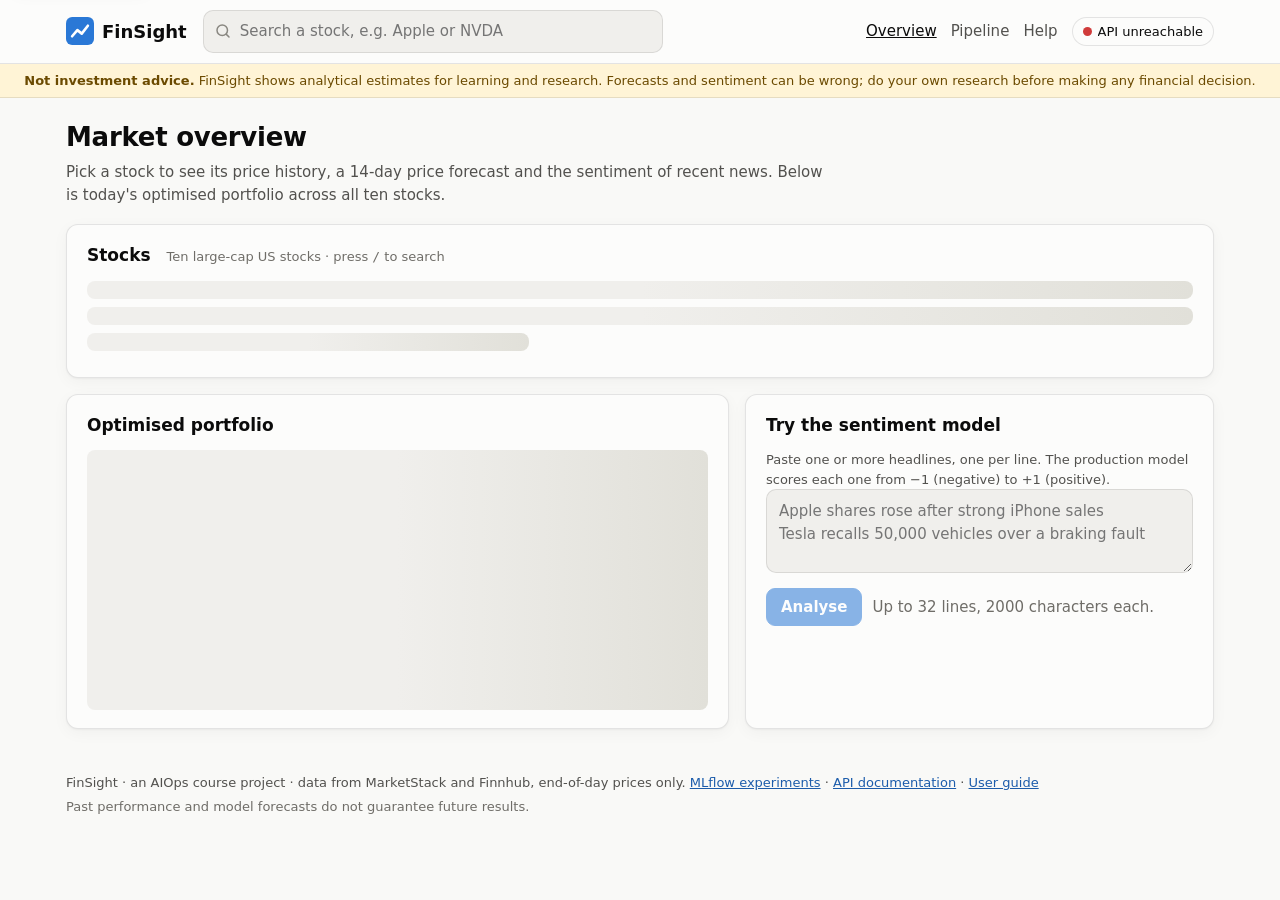
<file: frontend/index.html>
<!doctype html>
<html lang="en">
<head>
  <meta charset="utf-8">
  <meta name="viewport" content="width=device-width, initial-scale=1">
  <meta name="description" content="FinSight: price forecasts, news sentiment and an optimised portfolio for ten large-cap stocks.">
  <title>FinSight</title>
  <link rel="icon" href="data:image/svg+xml,%3Csvg xmlns='http://www.w3.org/2000/svg' viewBox='0 0 32 32'%3E%3Crect width='32' height='32' rx='7' fill='%232a78d6'/%3E%3Cpath d='M7 22l6-7 5 4 7-9' stroke='white' stroke-width='3' fill='none' stroke-linecap='round' stroke-linejoin='round'/%3E%3C/svg%3E">
  <link rel="stylesheet" href="assets/css/app.css">
  <!-- Runtime configuration (backend URL). Generated by nginx in the container. -->
  <script src="config.js"></script>
  <script src="assets/vendor/chart.umd.min.js"></script>
  <script type="module" src="assets/js/app.js"></script>
</head>
<body>
  <a class="skip-link" href="#main">Skip to content</a>

  <header class="topbar">
    <div class="topbar-inner">
      <a class="brand" href="#/" aria-label="FinSight home">
        <svg viewBox="0 0 32 32" aria-hidden="true"><rect width="32" height="32" rx="7"/><path d="M7 22l6-7 5 4 7-9"/></svg>
        <span>FinSight</span>
      </a>

      <div class="search" role="search">
        <label class="visually-hidden" for="search-input">Search for a stock</label>
        <input id="search-input" type="search" autocomplete="off" spellcheck="false"
               placeholder="Search a stock, e.g. Apple or NVDA"
               role="combobox" aria-autocomplete="list" aria-expanded="false"
               aria-controls="search-results" maxlength="40">
        <ul id="search-results" class="search-results" role="listbox" hidden></ul>
      </div>

      <nav class="topnav" aria-label="Main">
        <a href="#/" data-nav="home">Overview</a>
        <a href="#/pipeline" data-nav="pipeline">Pipeline</a>
        <a href="help.html" target="_blank" rel="noopener">Help</a>
        <button id="status-pill" class="status-pill" type="button" aria-haspopup="dialog"
                aria-controls="status-panel" aria-expanded="false" data-state="unknown">
          <span class="dot" aria-hidden="true"></span><span class="label">Checking…</span>
        </button>
      </nav>
    </div>
    <div id="status-panel" class="status-panel" role="dialog" aria-label="System status" hidden></div>
  </header>

  <div class="disclaimer-bar" role="note">
    <strong>Not investment advice.</strong>
    FinSight shows analytical estimates for learning and research. Forecasts and sentiment can be wrong;
    do your own research before making any financial decision.
  </div>

  <main id="main" tabindex="-1">
    <noscript><p class="notice error">FinSight needs JavaScript to show charts. Please enable it and reload.</p></noscript>
    <div id="view" aria-live="polite"></div>
  </main>

  <footer class="footer">
    <p>
      FinSight · an AIOps course project · data from MarketStack and Finnhub, end-of-day prices only.
      <a id="mlflow-link" href="#" target="_blank" rel="noopener">MLflow experiments</a> ·
      <a id="api-docs-link" href="#" target="_blank" rel="noopener">API documentation</a> ·
      <a href="help.html" target="_blank" rel="noopener">User guide</a>
    </p>
    <p class="muted">Past performance and model forecasts do not guarantee future results.</p>
  </footer>
</body>
</html>
</file>
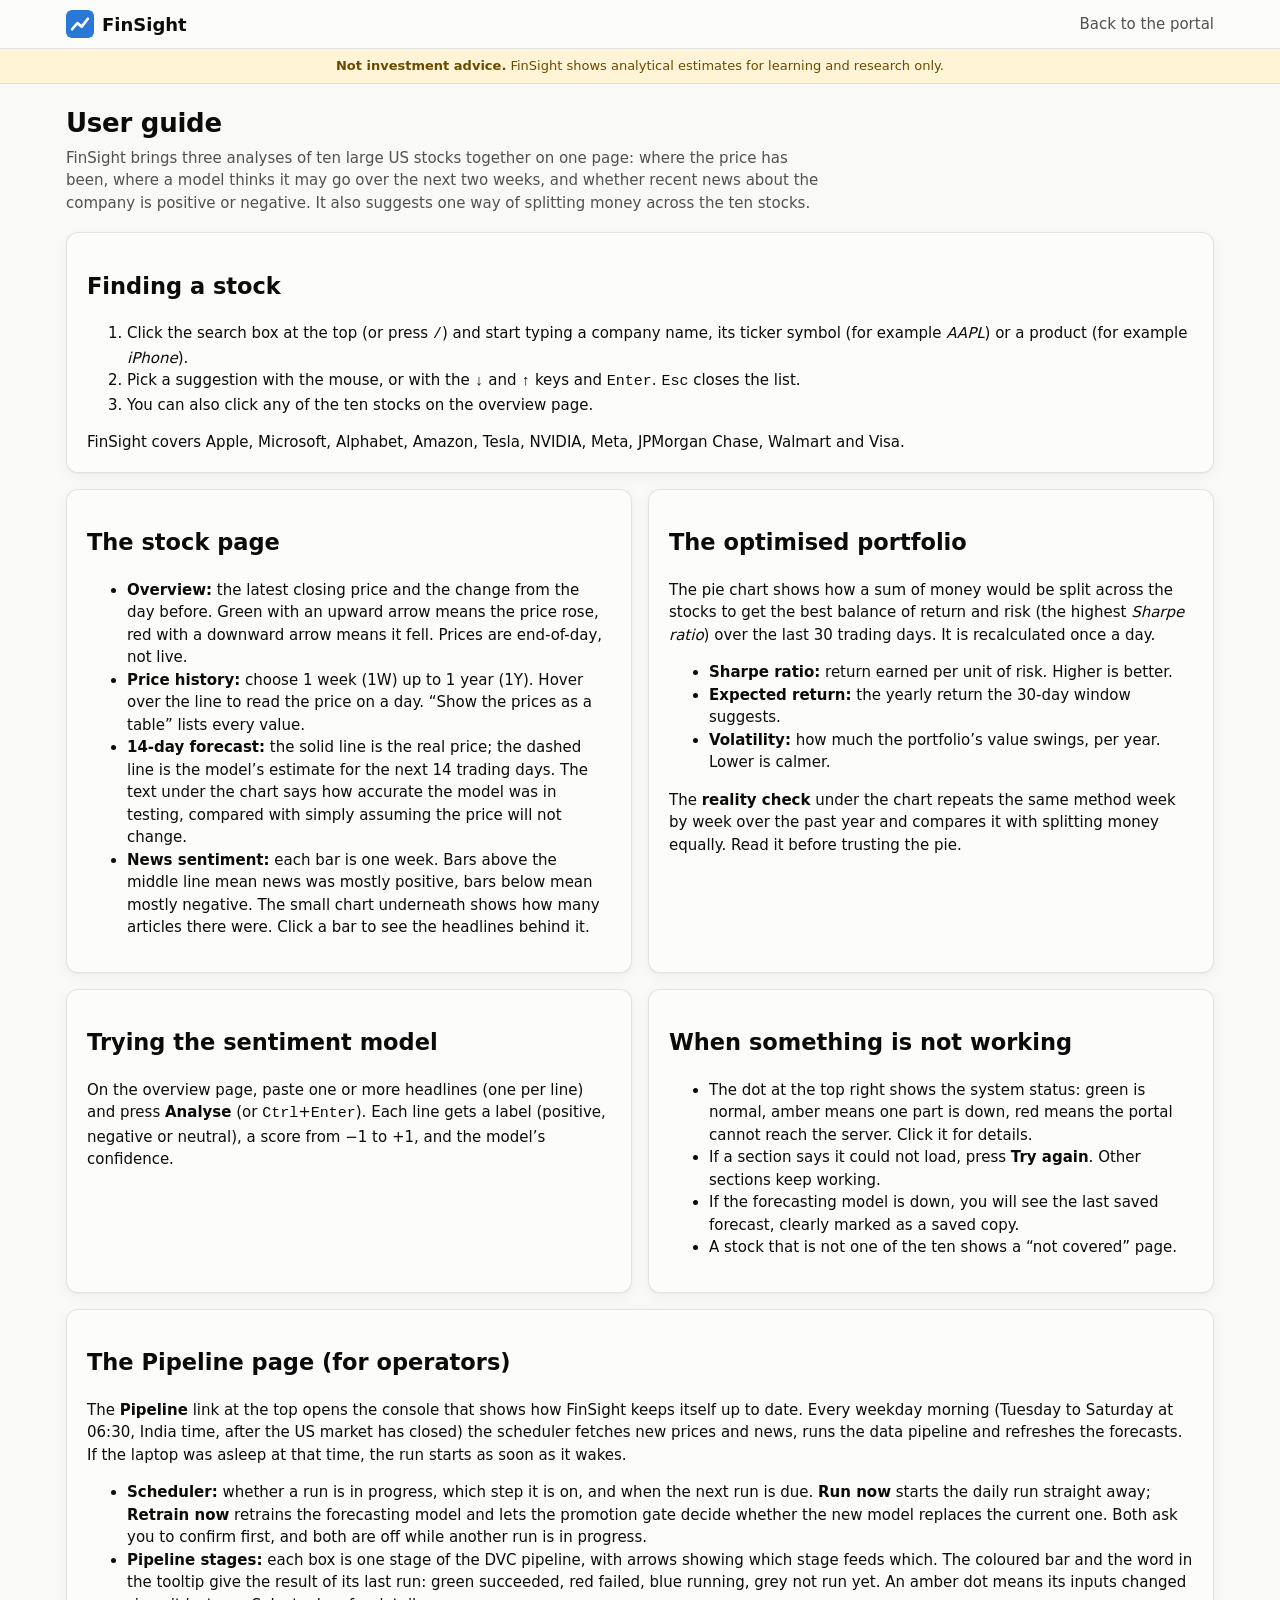
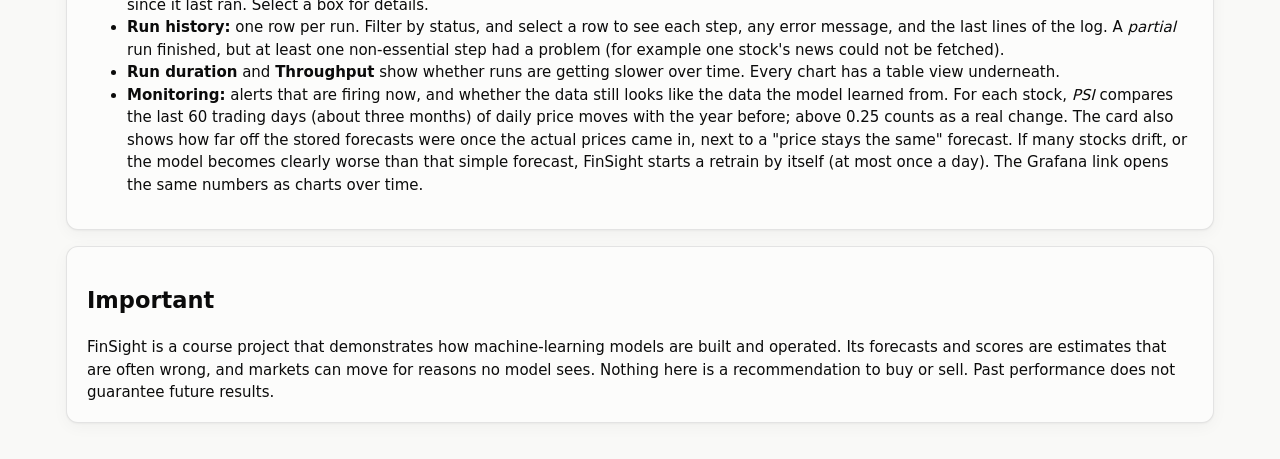
<file: frontend/help.html>
<!doctype html>
<html lang="en">
<head>
  <meta charset="utf-8">
  <meta name="viewport" content="width=device-width, initial-scale=1">
  <title>FinSight · User guide</title>
  <link rel="stylesheet" href="assets/css/app.css">
</head>
<body>
  <header class="topbar">
    <div class="topbar-inner">
      <a class="brand" href="index.html#/" aria-label="Back to FinSight">
        <svg viewBox="0 0 32 32" aria-hidden="true"><rect width="32" height="32" rx="7"/><path d="M7 22l6-7 5 4 7-9"/></svg>
        <span>FinSight</span>
      </a>
      <nav class="topnav" aria-label="Main"><a href="index.html#/">Back to the portal</a></nav>
    </div>
  </header>
  <div class="disclaimer-bar" role="note"><strong>Not investment advice.</strong>
    FinSight shows analytical estimates for learning and research only.</div>

  <main id="main" class="help">
    <h1>User guide</h1>
    <p class="page-intro">FinSight brings three analyses of ten large US stocks together on one page: where the price
      has been, where a model thinks it may go over the next two weeks, and whether recent news about the company is
      positive or negative. It also suggests one way of splitting money across the ten stocks.</p>

    <div class="grid">
      <section class="card span-12">
        <h2>Finding a stock</h2>
        <ol>
          <li>Click the search box at the top (or press <kbd>/</kbd>) and start typing a company name, its ticker
            symbol (for example <em>AAPL</em>) or a product (for example <em>iPhone</em>).</li>
          <li>Pick a suggestion with the mouse, or with the <kbd>↓</kbd> and <kbd>↑</kbd> keys and <kbd>Enter</kbd>.
            <kbd>Esc</kbd> closes the list.</li>
          <li>You can also click any of the ten stocks on the overview page.</li>
        </ol>
        <p>FinSight covers Apple, Microsoft, Alphabet, Amazon, Tesla, NVIDIA, Meta, JPMorgan Chase, Walmart and Visa.</p>
      </section>

      <section class="card span-6">
        <h2>The stock page</h2>
        <ul>
          <li><strong>Overview:</strong> the latest closing price and the change from the day before. Green with an
            upward arrow means the price rose, red with a downward arrow means it fell. Prices are end-of-day, not live.</li>
          <li><strong>Price history:</strong> choose 1 week (1W) up to 1 year (1Y). Hover over the line to read the price on
            a day. “Show the prices as a table” lists every value.</li>
          <li><strong>14-day forecast:</strong> the solid line is the real price; the dashed line is the model’s estimate
            for the next 14 trading days. The text under the chart says how accurate the model was in testing, compared
            with simply assuming the price will not change.</li>
          <li><strong>News sentiment:</strong> each bar is one week. Bars above the middle line mean news was mostly
            positive, bars below mean mostly negative. The small chart underneath shows how many articles there were.
            Click a bar to see the headlines behind it.</li>
        </ul>
      </section>

      <section class="card span-6">
        <h2>The optimised portfolio</h2>
        <p>The pie chart shows how a sum of money would be split across the stocks to get the best balance of return
          and risk (the highest <em>Sharpe ratio</em>) over the last 30 trading days. It is recalculated once a day.</p>
        <ul>
          <li><strong>Sharpe ratio:</strong> return earned per unit of risk. Higher is better.</li>
          <li><strong>Expected return:</strong> the yearly return the 30-day window suggests.</li>
          <li><strong>Volatility:</strong> how much the portfolio’s value swings, per year. Lower is calmer.</li>
        </ul>
        <p>The <strong>reality check</strong> under the chart repeats the same method week by week over the past year
          and compares it with splitting money equally. Read it before trusting the pie.</p>
      </section>

      <section class="card span-6">
        <h2>Trying the sentiment model</h2>
        <p>On the overview page, paste one or more headlines (one per line) and press <strong>Analyse</strong> (or
          <kbd>Ctrl</kbd>+<kbd>Enter</kbd>). Each line gets a label (positive, negative or neutral), a score from −1 to +1,
          and the model’s confidence.</p>
      </section>

      <section class="card span-6">
        <h2>When something is not working</h2>
        <ul>
          <li>The dot at the top right shows the system status: green is normal, amber means one part is down,
            red means the portal cannot reach the server. Click it for details.</li>
          <li>If a section says it could not load, press <strong>Try again</strong>. Other sections keep working.</li>
          <li>If the forecasting model is down, you will see the last saved forecast, clearly marked as a saved copy.</li>
          <li>A stock that is not one of the ten shows a “not covered” page.</li>
        </ul>
      </section>

      <section class="card span-12">
        <h2>The Pipeline page (for operators)</h2>
        <p>The <strong>Pipeline</strong> link at the top opens the console that shows how FinSight keeps itself up to
          date. Every weekday morning (Tuesday to Saturday at 06:30, India time, after the US market has closed) the
          scheduler fetches new prices and news, runs the data pipeline and refreshes the forecasts. If the laptop was
          asleep at that time, the run starts as soon as it wakes.</p>
        <ul>
          <li><strong>Scheduler:</strong> whether a run is in progress, which step it is on, and when the next run is due.
            <strong>Run now</strong> starts the daily run straight away; <strong>Retrain now</strong> retrains the
            forecasting model and lets the promotion gate decide whether the new model replaces the current one. Both
            ask you to confirm first, and both are off while another run is in progress.</li>
          <li><strong>Pipeline stages:</strong> each box is one stage of the DVC pipeline, with arrows showing which
            stage feeds which. The coloured bar and the word in the tooltip give the result of its last run: green
            succeeded, red failed, blue running, grey not run yet. An amber dot means its inputs changed since it last
            ran. Select a box for details.</li>
          <li><strong>Run history:</strong> one row per run. Filter by status, and select a row to see each step, any
            error message, and the last lines of the log. A <em>partial</em> run finished, but at least one non-essential
            step had a problem (for example one stock's news could not be fetched).</li>
          <li><strong>Run duration</strong> and <strong>Throughput</strong> show whether runs are getting slower over time.
            Every chart has a table view underneath.</li>
          <li><strong>Monitoring:</strong> alerts that are firing now, and whether the data still looks like the data the
            model learned from. For each stock, <em>PSI</em> compares the last 60 trading days (about three months) of daily price moves with the year
            before; above 0.25 counts as a real change. The card also shows how far off the stored forecasts were once
            the actual prices came in, next to a "price stays the same" forecast. If many stocks drift, or the model
            becomes clearly worse than that simple forecast, FinSight starts a retrain by itself (at most once a day).
            The Grafana link opens the same numbers as charts over time.</li>
        </ul>
      </section>

      <section class="card span-12">
        <h2>Important</h2>
        <p>FinSight is a course project that demonstrates how machine-learning models are built and operated. Its
          forecasts and scores are estimates that are often wrong, and markets can move for reasons no model sees.
          Nothing here is a recommendation to buy or sell. Past performance does not guarantee future results.</p>
      </section>
    </div>
  </main>
</body>
</html>
</file>
<file: frontend/assets/css/app.css>
/* FinSight portal styles. Colours are defined once as tokens (light + dark);
   charts read the same tokens from JavaScript, so both always match. */

:root {
  color-scheme: light;
  --page: #f9f9f7;
  --surface: #fcfcfb;
  --surface-2: #f0efec;
  --ink: #0b0b0b;
  --ink-2: #52514e;
  --muted: #6f6d68;
  --grid: #e1e0d9;
  --axis: #c3c2b7;
  --border: rgba(11, 11, 11, 0.10);
  --accent: #2a78d6;
  --accent-ink: #1c5cab;
  --series-1: #2a78d6;
  --series-2: #eb6834;
  --series-3: #1baf7a;
  --series-4: #eda100;
  --series-5: #e87ba4;
  --series-6: #008300;
  --series-7: #6250d6;
  --series-other: #a8a69f;
  --up: #006300;        /* text: price up / positive */
  --down: #c62f2f;      /* text: price down / negative */
  --up-fill: #0ca30c;   /* marks */
  --down-fill: #d03b3b;
  --warn-bg: #fff4d6;
  --warn-ink: #6b4a00;
  --error-bg: #fde8e8;
  --error-ink: #8a1f1f;
  --ok: #0ca30c;
  --warning: #fab219;
  --critical: #d03b3b;
  --shadow: 0 1px 2px rgba(0, 0, 0, 0.04), 0 4px 16px rgba(0, 0, 0, 0.04);
  --radius: 12px;
  --font: system-ui, -apple-system, "Segoe UI", Roboto, sans-serif;
}

@media (prefers-color-scheme: dark) {
  :root:not([data-theme="light"]) {
    color-scheme: dark;
    --page: #0d0d0d;
    --surface: #1a1a19;
    --surface-2: #242422;
    --ink: #f0efec;
    --ink-2: #c3c2b7;
    --muted: #9a988f;
    --grid: #2c2c2a;
    --axis: #383835;
    --border: rgba(255, 255, 255, 0.10);
    --accent: #3987e5;
    --accent-ink: #86b6ef;
    --series-1: #3987e5;
    --series-2: #d95926;
    --series-3: #199e70;
    --series-4: #c98500;
    --series-5: #d55181;
    --series-6: #008300;
    --series-7: #9085e9;
    --series-other: #6b6a64;
    --up: #2fbf2f;
    --down: #f07a7a;
    --up-fill: #0ca30c;
    --down-fill: #e66767;
    --warn-bg: #3a2e0c;
    --warn-ink: #f5d58a;
    --error-bg: #3b1515;
    --error-ink: #f5b1b1;
    --shadow: none;
  }
}

* { box-sizing: border-box; }
html { -webkit-text-size-adjust: 100%; }
body {
  margin: 0;
  background: var(--page);
  color: var(--ink);
  font: 15px/1.5 var(--font);
}
a { color: var(--accent-ink); }
a:hover { text-decoration-thickness: 2px; }
button, input, textarea { font: inherit; color: inherit; }
:focus-visible { outline: 3px solid var(--accent); outline-offset: 2px; border-radius: 6px; }

.visually-hidden {
  position: absolute !important; width: 1px; height: 1px; overflow: hidden;
  clip: rect(0 0 0 0); white-space: nowrap;
}
.skip-link {
  position: absolute; left: 12px; top: -48px; z-index: 50;
  background: var(--surface); padding: 8px 12px; border-radius: 8px; box-shadow: var(--shadow);
}
.skip-link:focus { top: 12px; }
.muted { color: var(--muted); }
.tabular { font-variant-numeric: tabular-nums; }

/* ------------------------------------------------------------------ header */
.topbar {
  position: sticky; top: 0; z-index: 20;
  background: color-mix(in srgb, var(--surface) 92%, transparent);
  backdrop-filter: blur(8px);
  border-bottom: 1px solid var(--border);
}
.topbar-inner {
  max-width: 1180px; margin: 0 auto; padding: 10px 16px;
  display: flex; align-items: center; gap: 16px;
}
.brand {
  display: flex; align-items: center; gap: 8px;
  font-weight: 700; font-size: 18px; color: var(--ink); text-decoration: none;
}
.brand svg { width: 28px; height: 28px; }
.brand svg rect { fill: var(--accent); }
.brand svg path { stroke: #fff; stroke-width: 3; fill: none; stroke-linecap: round; stroke-linejoin: round; }

.search { position: relative; flex: 1; max-width: 460px; }
.search input {
  width: 100%; padding: 9px 12px 9px 36px;
  border: 1px solid var(--border); border-radius: 10px; background: var(--surface-2);
  background-image: url("data:image/svg+xml,%3Csvg xmlns='http://www.w3.org/2000/svg' viewBox='0 0 24 24' fill='none' stroke='%23898781' stroke-width='2' stroke-linecap='round'%3E%3Ccircle cx='11' cy='11' r='7'/%3E%3Cpath d='M20 20l-3.5-3.5'/%3E%3C/svg%3E");
  background-repeat: no-repeat; background-position: 10px center; background-size: 18px;
}
.search input:focus { background-color: var(--surface); }
.search-results {
  position: absolute; left: 0; right: 0; top: calc(100% + 6px);
  margin: 0; padding: 6px; list-style: none;
  background: var(--surface); border: 1px solid var(--border); border-radius: 10px;
  box-shadow: 0 8px 28px rgba(0, 0, 0, 0.14);
  max-height: 60vh; overflow: auto;
}
.search-results li {
  display: flex; align-items: baseline; gap: 10px;
  padding: 8px 10px; border-radius: 8px; cursor: pointer;
}
.search-results li[aria-selected="true"], .search-results li:hover { background: var(--surface-2); }
.search-results .sym { font-weight: 700; min-width: 56px; }
.search-results .sector { margin-left: auto; color: var(--muted); font-size: 13px; }
.search-results .empty { cursor: default; color: var(--muted); }

.topnav { display: flex; align-items: center; gap: 14px; margin-left: auto; }
.topnav a { color: var(--ink-2); text-decoration: none; font-weight: 500; }
.topnav a:hover, .topnav a[aria-current="page"] { color: var(--ink); text-decoration: underline; }

.status-pill {
  display: inline-flex; align-items: center; gap: 6px;
  padding: 4px 10px; border-radius: 999px; border: 1px solid var(--border);
  background: var(--surface); cursor: pointer; font-size: 13px; white-space: nowrap;
}
.status-pill .label { overflow: hidden; text-overflow: ellipsis; min-width: 0; }
.status-pill .dot { flex: none;  width: 9px; height: 9px; border-radius: 50%; background: var(--axis); }
.status-pill[data-state="ok"] .dot { background: var(--ok); }
.status-pill[data-state="degraded"] .dot { background: var(--warning); }
.status-pill[data-state="down"] .dot { background: var(--critical); }
.status-panel {
  position: absolute; right: 16px; top: calc(100% + 6px); width: min(340px, calc(100vw - 32px));
  background: var(--surface); border: 1px solid var(--border); border-radius: 12px;
  box-shadow: 0 8px 28px rgba(0, 0, 0, 0.14); padding: 14px 16px; font-size: 14px;
}
.status-panel h2 { font-size: 15px; margin: 0 0 8px; }
.status-panel ul { list-style: none; margin: 0 0 8px; padding: 0; }
.status-panel li { display: flex; justify-content: space-between; gap: 12px; padding: 3px 0; }
.status-panel .ok { color: var(--up); }
.status-panel .bad { color: var(--down); }

.disclaimer-bar {
  background: var(--warn-bg); color: var(--warn-ink);
  font-size: 13px; padding: 7px 16px; text-align: center;
  border-bottom: 1px solid var(--border);
}

/* ------------------------------------------------------------------ layout */
main { max-width: 1180px; margin: 0 auto; padding: 20px 16px 40px; outline: none; }
.grid { display: grid; gap: 16px; grid-template-columns: repeat(12, 1fr); }
.span-12 { grid-column: span 12; }
.span-8 { grid-column: span 8; }
.span-7 { grid-column: span 7; }
.span-6 { grid-column: span 6; }
.span-5 { grid-column: span 5; }
.span-4 { grid-column: span 4; }
@media (max-width: 900px) {
  .span-8, .span-7, .span-6, .span-5, .span-4 { grid-column: span 12; }
}

.card {
  background: var(--surface); border: 1px solid var(--border); border-radius: var(--radius);
  box-shadow: var(--shadow); padding: 18px 20px; min-width: 0;
}
.card-head { display: flex; flex-wrap: wrap; align-items: baseline; gap: 8px 16px; margin-bottom: 12px; }
.card-head h2 { font-size: 17px; margin: 0; }
.card-head .sub { color: var(--muted); font-size: 13px; }
.card-head .tools { margin-left: auto; display: flex; gap: 8px; align-items: center; flex-wrap: wrap; }
.card p:last-child { margin-bottom: 0; }
.caption { font-size: 13px; color: var(--ink-2); margin: 10px 0 0; }

h1 { font-size: 26px; margin: 0 0 4px; letter-spacing: -0.01em; }
.page-intro { color: var(--ink-2); margin: 0 0 18px; max-width: 760px; }

/* ----------------------------------------------------------- stock tiles */
.stock-tiles { display: grid; gap: 10px; grid-template-columns: repeat(auto-fill, minmax(150px, 1fr)); }
.stock-tile {
  display: block; padding: 12px 14px; border-radius: 10px; text-decoration: none; color: var(--ink);
  background: var(--surface-2); border: 1px solid transparent;
}
.stock-tile:hover { border-color: var(--accent); }
.stock-tile .sym { font-weight: 700; }
.stock-tile .name { display: block; color: var(--ink-2); font-size: 13px; }
.stock-tile .sector { display: block; color: var(--muted); font-size: 12px; margin-top: 2px; }

/* --------------------------------------------------------------- overview */
.overview { display: flex; flex-wrap: wrap; align-items: flex-end; gap: 8px 28px; }
.overview .title h1 { display: flex; align-items: baseline; gap: 10px; flex-wrap: wrap; }
.overview .title .sym-badge {
  font-size: 13px; font-weight: 700; padding: 2px 8px; border-radius: 6px;
  background: var(--surface-2); color: var(--ink-2);
}
.price { font-size: 34px; font-weight: 700; letter-spacing: -0.02em; line-height: 1.1; }
.change { font-size: 17px; font-weight: 600; display: inline-flex; align-items: center; gap: 4px; }
.change.up { color: var(--up); }
.change.down { color: var(--down); }
.change.flat { color: var(--ink-2); }
.change svg { width: 16px; height: 16px; }
.meta { color: var(--muted); font-size: 13px; }

/* ------------------------------------------------------------ segmented */
.segmented { display: inline-flex; padding: 3px; border-radius: 9px; background: var(--surface-2); gap: 2px; }
.segmented button {
  border: 0; background: transparent; padding: 4px 10px; border-radius: 7px; cursor: pointer;
  font-size: 13px; font-weight: 600; color: var(--ink-2);
}
.segmented button[aria-checked="true"] { background: var(--surface); color: var(--ink); box-shadow: 0 1px 2px rgba(0,0,0,.12); }
.segmented button:disabled { cursor: progress; opacity: 0.6; }

/* ----------------------------------------------------------------- charts */
.chart-box { position: relative; height: 300px; }
.chart-box.small { height: 140px; }
.chart-box.pie { height: 260px; }
@media (max-width: 600px) { .chart-box { height: 240px; } }

.legend { display: flex; flex-wrap: wrap; gap: 6px 16px; font-size: 13px; color: var(--ink-2); margin: 0 0 8px; padding: 0; list-style: none; }
.legend .key { display: inline-block; width: 14px; height: 0; border-top: 2px solid; vertical-align: middle; margin-right: 6px; }
.legend .key.dashed { border-top-style: dashed; }
.legend .swatch { display: inline-block; width: 10px; height: 10px; border-radius: 3px; margin-right: 6px; vertical-align: -1px; }

details.data-table { margin-top: 10px; font-size: 13px; }
details.data-table summary { cursor: pointer; color: var(--ink-2); }
.table-wrap { overflow-x: auto; max-height: 280px; margin-top: 8px; }
table { border-collapse: collapse; width: 100%; font-variant-numeric: tabular-nums; }
th, td { text-align: right; padding: 5px 8px; border-bottom: 1px solid var(--grid); white-space: nowrap; }
th:first-child, td:first-child { text-align: left; }
th { color: var(--ink-2); font-weight: 600; position: sticky; top: 0; background: var(--surface); }

/* -------------------------------------------------------------- portfolio */
.stats { display: grid; grid-template-columns: repeat(3, 1fr); gap: 10px; margin: 0 0 14px; }
.stat { background: var(--surface-2); border-radius: 10px; padding: 10px 12px; }
.stat dt { font-size: 12px; color: var(--ink-2); }
.stat dd { margin: 2px 0 0; font-size: 22px; font-weight: 700; }
.pie-row { display: grid; grid-template-columns: minmax(0, 1fr) minmax(0, 1fr); gap: 16px; align-items: center; }
@media (max-width: 600px) { .pie-row { grid-template-columns: 1fr; } .stats { grid-template-columns: 1fr 1fr 1fr; } .stat dd { font-size: 18px; } }
.weights { list-style: none; margin: 0; padding: 0; font-size: 14px; }
.weights li { display: flex; align-items: center; gap: 8px; padding: 4px 0; border-bottom: 1px solid var(--grid); }
.weights li:last-child { border-bottom: 0; }
.weights .w { margin-left: auto; font-weight: 600; font-variant-numeric: tabular-nums; }
.verdict { font-size: 14px; padding: 10px 12px; border-radius: 10px; background: var(--surface-2); margin-top: 14px; }
.verdict strong { color: var(--ink); }

/* -------------------------------------------------------------- sentiment */
.headlines { margin-top: 14px; border-top: 1px solid var(--grid); padding-top: 12px; }
.headlines h3 { font-size: 14px; margin: 0 0 6px; }
.headlines ul { margin: 0 0 10px; padding-left: 18px; font-size: 14px; }
.headlines li { margin: 3px 0; }
.headlines .score { font-variant-numeric: tabular-nums; font-weight: 600; }
.headlines .score.pos { color: var(--up); }
.headlines .score.neg { color: var(--down); }

.analyze textarea {
  width: 100%; min-height: 84px; resize: vertical; padding: 10px 12px;
  border: 1px solid var(--border); border-radius: 10px; background: var(--surface-2);
}
.analyze .row { display: flex; gap: 10px; align-items: center; margin-top: 8px; flex-wrap: wrap; }
.result-list { list-style: none; padding: 0; margin: 12px 0 0; }
.result-list li { padding: 8px 0; border-top: 1px solid var(--grid); font-size: 14px; }
.chip {
  display: inline-flex; align-items: center; gap: 4px; font-size: 12px; font-weight: 700;
  padding: 2px 8px; border-radius: 999px; background: var(--surface-2); color: var(--ink-2);
  text-transform: capitalize;
}
.chip.positive { color: var(--up); }
.chip.negative { color: var(--down); }
.chip.stale { background: var(--warn-bg); color: var(--warn-ink); }

/* ---------------------------------------------------------------- buttons */
.btn {
  display: inline-flex; align-items: center; gap: 6px; border-radius: 9px; padding: 7px 14px;
  border: 1px solid var(--border); background: var(--surface); cursor: pointer; font-weight: 600;
}
.btn.primary { background: var(--accent); border-color: var(--accent); color: #fff; }
.btn:disabled { opacity: 0.55; cursor: not-allowed; }

/* ------------------------------------------------- states: loading / error */
.skeleton {
  border-radius: 8px; min-height: 18px;
  background: linear-gradient(90deg, var(--surface-2) 25%, var(--grid) 50%, var(--surface-2) 75%);
  background-size: 200% 100%; animation: shimmer 1.4s infinite linear;
}
.skeleton.block { height: 260px; }
.skeleton.line { height: 16px; margin: 8px 0; }
.skeleton.line.short { width: 40%; }
@keyframes shimmer { from { background-position: 200% 0; } to { background-position: -200% 0; } }
@media (prefers-reduced-motion: reduce) { .skeleton { animation: none; } }

.notice { border-radius: 10px; padding: 12px 14px; font-size: 14px; }
.notice.error { background: var(--error-bg); color: var(--error-ink); }
.notice.warn { background: var(--warn-bg); color: var(--warn-ink); }
.notice.empty { background: var(--surface-2); color: var(--ink-2); }
.notice .btn { margin-top: 8px; }
.notice code { font-size: 12px; }

/* ------------------------------------------------- pipeline console (Day 7) */
.small { font-size: 12px; }
.h3 { font-size: 14px; margin: 14px 0 6px; display: flex; align-items: center; gap: 8px; flex-wrap: wrap; }
.linklike { border: 0; background: none; padding: 0; color: var(--accent-ink); text-decoration: underline; cursor: pointer; font-family: ui-monospace, monospace; }
.run-state { display: flex; align-items: center; gap: 8px; flex-wrap: wrap; margin: 0; }
.ops-links { border-top: 1px solid var(--grid); padding-top: 10px; }
.notice.confirm { background: var(--surface-2); color: var(--ink); margin-bottom: 12px; }
.notice.confirm p { margin: 0 0 8px; }
.notice.confirm .row { display: flex; gap: 8px; }
.stats.six { grid-template-columns: repeat(6, 1fr); }
@media (max-width: 900px) { .stats.six { grid-template-columns: repeat(3, 1fr); } }
@media (max-width: 480px) { .stats.six { grid-template-columns: repeat(2, 1fr); } }

/* Status colours: never colour alone; every status also has a word. */
.chip.st-success { background: color-mix(in srgb, var(--ok) 16%, transparent); color: var(--up); }
.chip.st-partial { background: var(--warn-bg); color: var(--warn-ink); }
.chip.st-failed, .chip.st-interrupted { background: var(--error-bg); color: var(--error-ink); }
.chip.st-running { background: color-mix(in srgb, var(--accent) 16%, transparent); color: var(--accent-ink); }
.chip.st-pending, .chip.st-skipped, .chip.st-never { background: var(--surface-2); color: var(--muted); }
.swatch.st-success { background: var(--ok); }
.swatch.st-partial { background: var(--warning); }
.swatch.st-failed { background: var(--critical); }
.swatch.st-running { background: var(--accent); }
.swatch.st-never { background: var(--axis); }
.stale-dot { display: inline-block; width: 10px; height: 10px; border-radius: 50%; background: var(--warning); margin-right: 6px; vertical-align: -1px; }

.dag-wrap { overflow-x: auto; }
svg.dag { display: block; margin: 0 auto; max-width: 100%; height: auto; }
/* On narrow screens keep the labels readable and let the diagram scroll sideways. */
@media (max-width: 720px) { svg.dag { max-width: none; width: 760px; } }
.dag-edge { fill: none; stroke: var(--axis); stroke-width: 1.5; }
.dag-arrow { fill: var(--axis); }
.dag-node { cursor: pointer; outline: none; }
.dag-node rect { fill: var(--surface-2); stroke: var(--border); stroke-width: 1; }
.dag-node text { fill: var(--ink); font-size: 12px; font-family: ui-monospace, SFMono-Regular, Menlo, monospace; }
.dag-node .bar { stroke: none; }
.dag-node.st-success .bar { fill: var(--ok); }
.dag-node.st-failed .bar { fill: var(--critical); }
.dag-node.st-failed rect:first-of-type { fill: var(--error-bg); }
.dag-node.st-running .bar { fill: var(--accent); }
.dag-node.st-running rect:first-of-type { stroke: var(--accent); stroke-width: 2; }
.dag-node.st-never .bar { fill: var(--axis); }
.dag-node.st-never rect:first-of-type { stroke-dasharray: 4 3; }
.dag-node .stale { fill: var(--warning); }
.dag-node:hover rect:first-of-type, .dag-node.selected rect:first-of-type { stroke: var(--accent); stroke-width: 2; }
.dag-node:focus-visible rect:first-of-type { stroke: var(--accent); stroke-width: 3; }
.stage-detail { margin-top: 10px; border-top: 1px solid var(--grid); padding-top: 4px; }

.table-wrap.runs { max-height: 460px; }
.run-table td { vertical-align: top; text-align: left; }
.run-table th { text-align: left; }
.run-table tr[data-run] { cursor: pointer; }
.run-table tr[data-run]:hover td { background: var(--surface-2); }
.run-table tr[aria-selected="true"] td { background: color-mix(in srgb, var(--accent) 10%, transparent); }
.run-table td.problem { color: var(--down); white-space: normal; max-width: 180px; }

.run-head { margin: 0 0 8px; display: flex; gap: 6px; flex-wrap: wrap; align-items: baseline; }
ol.steps { list-style: none; margin: 8px 0 0; padding: 0; }
.step { padding: 8px 0 8px 18px; border-left: 2px solid var(--grid); margin-left: 5px; position: relative; font-size: 14px; }
.step-dot { position: absolute; left: -7px; top: 13px; width: 12px; height: 12px; border-radius: 50%; background: var(--axis); border: 2px solid var(--surface); }
.step.st-success .step-dot { background: var(--ok); }
.step.st-partial .step-dot { background: var(--warning); }
.step.st-failed .step-dot { background: var(--critical); }
.step.st-running .step-dot { background: var(--accent); }
.step-head { display: flex; flex-wrap: wrap; gap: 4px 8px; align-items: baseline; }
.step-meta { margin-left: auto; display: inline-flex; gap: 8px; align-items: center; font-variant-numeric: tabular-nums; color: var(--ink-2); font-size: 13px; }
.step-error { margin-top: 4px; font-size: 13px; color: var(--error-ink); background: var(--error-bg); border-radius: 8px; padding: 6px 8px; overflow-wrap: anywhere; }
details.log { margin-top: 6px; font-size: 13px; }
details.log summary { cursor: pointer; color: var(--ink-2); }
details.log pre {
  margin: 6px 0 0; padding: 8px 10px; border-radius: 8px; background: var(--surface-2); color: var(--ink);
  font-size: 12px; line-height: 1.45; max-height: 260px; overflow: auto; white-space: pre-wrap; overflow-wrap: anywhere;
}
ul.kv { list-style: none; margin: 0; padding: 0; font-size: 13px; }
ul.kv li { display: flex; justify-content: space-between; gap: 12px; padding: 3px 0; border-bottom: 1px solid var(--grid); }
@media (prefers-reduced-motion: no-preference) {
  .dag-node.st-running rect:first-of-type { animation: pulse 1.6s ease-in-out infinite; }
  @keyframes pulse { 50% { stroke-opacity: 0.35; } }
}

.footer { max-width: 1180px; margin: 0 auto; padding: 0 16px 32px; font-size: 13px; color: var(--ink-2); }
.footer p { margin: 4px 0; }

@media (max-width: 720px) {
  .topbar-inner { flex-wrap: wrap; gap: 10px; }
  .search { order: 3; flex-basis: 100%; max-width: none; }
  .topnav { gap: 10px; min-width: 0; }
  .status-pill { max-width: 44vw; } /* a long "Degraded: ..." label is cut with an ellipsis */
  .price { font-size: 28px; }
  h1 { font-size: 22px; }
  .card { padding: 14px; }
}
/* Monitoring card */
.alert-list { list-style: none; margin: 0 0 14px; padding: 0; display: grid; gap: 8px; }
.alert-list li { padding: 10px 12px; border-radius: 10px; background: var(--surface-2); }
.alert-list .chip { margin-right: 6px; }
#mo-body > .notice { margin-bottom: 12px; }
.drift-table th[scope="row"] { font-weight: 600; text-align: left; }
.drift-table td { white-space: nowrap; }
</file>
